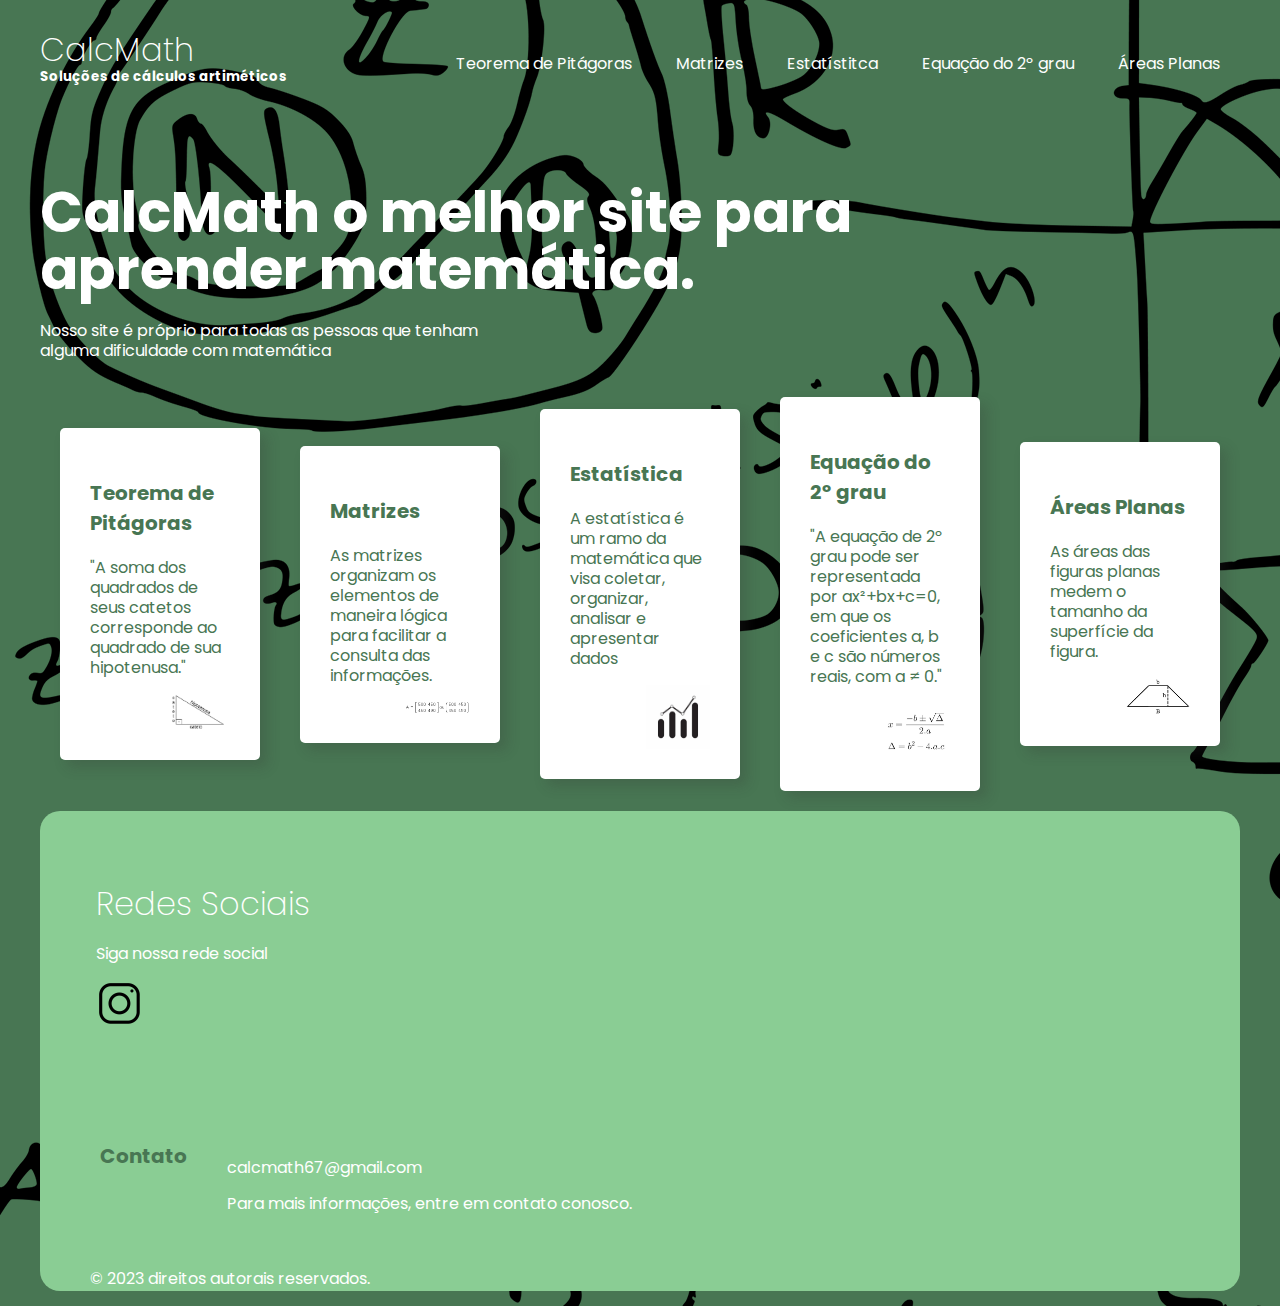
<file: index.html>
<!DOCTYPE html>
<html lang="pt-br">
<head>
    <meta charset="UTF-8">
    <meta http-equiv="X-UA-Compatible" content="IE=edge">
    <meta name="viewport" content="width=device-width, initial-scale=1.0">
    <link rel="stylesheet" href="css/style.css">
    <link rel="preconnect" href="https://fonts.googleapis.com">
<link rel="preconnect" href="https://fonts.gstatic.com" crossorigin>
<link href="https://fonts.googleapis.com/css2?family=Poppins:wght@300&display=swap" rel="stylesheet">
    <title>CalcMath</title>
</head>
<body background="img/pngwing.com.png">
    <header>
        <div id="title">
            <h1>CalcMath</h1>
            <h5>Soluções de cálculos artiméticos </h5>
        </div>

        <ul>
            <a href="teo.pi.html"><li>Teorema de Pitágoras</li></a>
            <a href="matriz.html"><li>Matrizes</li></a>
            <a href="estatistica.html"><li>Estatístitca</li></a>
            <a href="equa.html"><li>Equação do 2º grau</li></a>
            <a href="areaspla.html"><li>Áreas Planas</li></a>
        </ul>
    </header>
      
    <main>
        <aside>
            <h2><span>CalcMath o melhor site para</span></h2>
            <h2> aprender matemática.</h2>
            <p>
            Nosso site é próprio para todas as pessoas que tenham alguma dificuldade com matemática
            </p>
        
        </aside>

    </main>

    <div class="row">
        <div class="card green">
          <h3>Teorema de Pitágoras</h3>
          <p>"A soma dos quadrados de seus catetos corresponde ao quadrado de sua hipotenusa."</p>
          <img class="image" src="img/trianguloretanguloteoremadepitagoras.png" alt="teo" />
        </div>
   
        <div class="card blue">
          <h3>Matrizes</h3>
          <p>As matrizes organizam os elementos de maneira lógica para facilitar a consulta das informações.</p>
          <img class="image" src="img/matriz.png" alt="matr" />
        </div>
   
        <div class="card red">
          <h3>Estatística</h3>
          <p>A estatística é um ramo da matemática que visa coletar, organizar, analisar e apresentar dados</p>
          <img class="image" src="img/estat.png" alt="estat" />
        </div>

        <div class="card yellow">
            <h3>Equação do 2º grau</h3>
            <p>"A equação de 2º grau pode ser representada por ax²+bx+c=0, em que os coeficientes a, b e c são números reais, com a ≠ 0."</p>
            <img class="image" src="img/Equacao-do-segundo-grau.png" alt="equa" />
          </div>

          <div class="card white">
            <h3>Áreas Planas</h3>
            <p>As áreas das figuras planas medem o tamanho da superfície da figura.</p> 
            <img class="image" src="img/Areas-de-Figuras-Planas-Trapezio.png" alt="" />
          </div>
      </div>


    <footer>
      <div id="footer_content">
      <div id="footer_contatos">
        <h1>Redes Sociais</h1>
      <p>Siga nossa rede social</p>
      <div class="social_media">
      <a href="https://instagram.com/calc__math?igshid=MzNlNGNkZWQ4Mg=="  class="footer_link">
        <img src="img/logo-ig-png-32463.png" alt="insta" id="instagram" width="50px" height="50px">
      </a>
      </div>

      </div>
      </div>

      <div class="footer_list">
        <ul>
          <li>
           <h3>Contato</h3><br>
           <li>
         <p>calcmath67@gmail.com</p>
         <p>Para mais informações, entre em contato conosco.</p>
           </li>
          </li>
           </ul>
     
      </div>
      
      <div id="footer_copyright">
      &#169
      2023 direitos autorais reservados.
      </div>
    </footer>
    






</body>
</html>
</file>
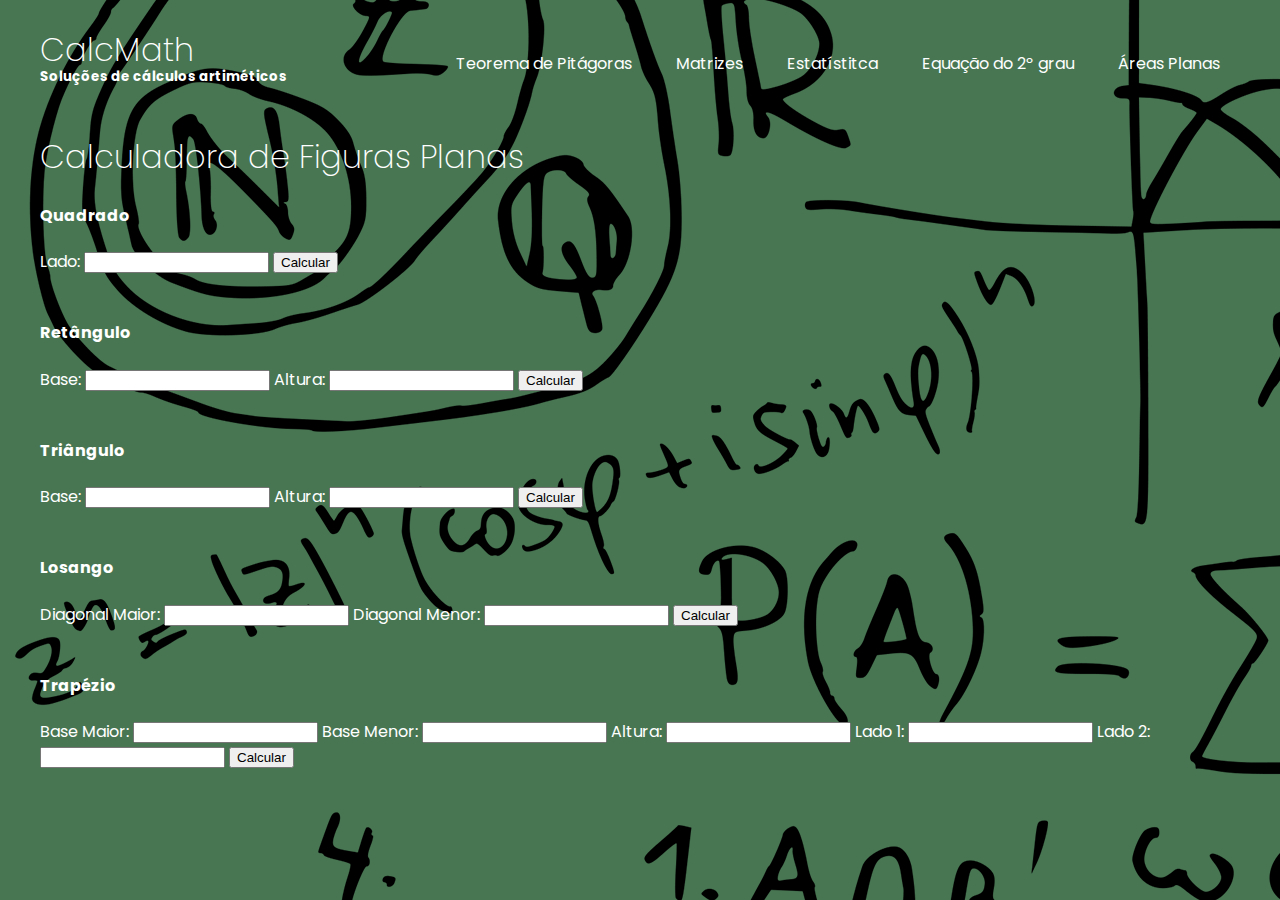
<file: areaspla.html>
<!DOCTYPE html>
<html lang="pt-br">
<head>
    <meta charset="UTF-8">
    <meta name="viewport" content="width=device-width, initial-scale=1.0">
    <link rel="stylesheet" href="css2/styles.css">
    <link rel="preconnect" href="https://fonts.gstatic.com" crossorigin>
<link href="https://fonts.googleapis.com/css2?family=Poppins:wght@300&display=swap" rel="stylesheet">
    <title>Áreas Planas</title>
</head>
<body background="img/pngwing.com.png">
        <header>
          <div id="title">
              <h1>CalcMath</h1>
              <h5>Soluções de cálculos artiméticos </h5>
          </div>
      
          <ul>
              <a href="teo.pi.html"><li>Teorema de Pitágoras</li></a>
              <a href="matriz.html"><li>Matrizes</li></a>
              <a href="estatistica.html"><li>Estatístitca</li></a>
              <a href="equa.html"><li>Equação do 2º grau</li></a>
              <a href="areaspla.html"><li>Áreas Planas</li></a>
          </ul>
      </header>

      <script>
      
        function calcularQuadrado() {
          var lado = parseFloat(document.getElementById("ladoQuadrado").value);
    
          var area = lado * lado;
          var perimetro = 4 * lado;
    
          exibirResultado("Quadrado", area, perimetro);
        }
    
    
        function calcularTriangulo() {
          var base = parseFloat(document.getElementById("baseTriangulo").value);
          var altura = parseFloat(document.getElementById("alturaTriangulo").value);
    
          var area = (base * altura) / 2;
          var perimetro = base * 3;
    
          exibirResultado("Triângulo", area, perimetro);
        }
    
        function exibirResultado(figura, area, perimetro) {
          var resultadoElement = document.getElementById("resultado");
          resultadoElement.innerHTML = "";
    
          var figuraLabel = document.createElement("p");
          figuraLabel.classList.add("result-label");
          figuraLabel.textContent = "Figura: " + figura;
    
          var areaLabel = document.createElement("p");
          areaLabel.classList.add("result-label");
          areaLabel.textContent = "Área: " + area.toFixed(2);
    
          var perimetroLabel = document.createElement("p");
          perimetroLabel.classList.add("result-label");
          perimetroLabel.textContent = "Perímetro: " + perimetro.toFixed(2);
    
          resultadoElement.appendChild(figuraLabel);
          resultadoElement.appendChild(areaLabel);
          resultadoElement.appendChild(perimetroLabel);
        }
    
    
        function calcularRetangulo() {
          var base = parseFloat(document.getElementById("baseRetangulo").value);
          var altura = parseFloat(document.getElementById("alturaRetangulo").value);
    
          var area = base * altura;
          var perimetro = 2 * (base + altura);
    
          exibirResultado("Retângulo", area, perimetro);
        }
    
    
        function calcularLosango() {
          var diagonalMaior = parseFloat(document.getElementById("diagonalMaiorLosango").value);
          var diagonalMenor = parseFloat(document.getElementById("diagonalMenorLosango").value);
    
          var area = (diagonalMaior * diagonalMenor) / 2;
          var perimetro = 4 * Math.sqrt((diagonalMaior * diagonalMaior + diagonalMenor * diagonalMenor) / 4);
    
          exibirResultado("Losango", area, perimetro);
        }
    
    
        function calcularTrapezio() {
          var baseMaior = parseFloat(document.getElementById("baseMaiorTrapezio").value);
          var baseMenor = parseFloat(document.getElementById("baseMenorTrapezio").value);
          var altura = parseFloat(document.getElementById("alturaTrapezio").value);
          var lado1 = parseFloat(document.getElementById("lado1Trapezio").value);
          var lado2 = parseFloat(document.getElementById("lado2Trapezio").value);
    
          var area = ((baseMaior + baseMenor) * altura) / 2;
          var perimetro = baseMaior + baseMenor + lado1 + lado2;
    
          exibirResultado("Trapézio", area, perimetro);
        }
    
        function exibirResultado(figura, area, perimetro) {
          var resultadoElement = document.getElementById("resultado");
          resultadoElement.innerHTML = "";
    
          var figuraLabel = document.createElement("p");
          figuraLabel.classList.add("result-label");
          figuraLabel.textContent = "Figura: " + figura;
    
          var areaLabel = document.createElement("p");
          areaLabel.classList.add("result-label");
          areaLabel.textContent = "Área: " + area.toFixed(2);
    
          var perimetroLabel = document.createElement("p");
          perimetroLabel.classList.add("result-label");
          perimetroLabel.textContent = "Perímetro: " + perimetro.toFixed(2);
    
          resultadoElement.appendChild(figuraLabel);
          resultadoElement.appendChild(areaLabel);
          resultadoElement.appendChild(perimetroLabel);
        }
     
      </script>
    
      <div class="container">
        <h1>Calculadora de Figuras Planas</h1>
    
        <h4>Quadrado</h4>
        <label for="ladoQuadrado" class="input-label">Lado:</label>
        <input type="number" id="ladoQuadrado">
        <button onclick="calcularQuadrado()">Calcular</button>
<br>

<br><h4>Retângulo</h4>
    <label for="baseRetangulo" class="input-label">Base:</label>
    <input type="number" id="baseRetangulo">
    <label for="alturaRetangulo" class="input-label">Altura:</label>
    <input type="number" id="alturaRetangulo">
    <button onclick="calcularRetangulo()">Calcular</button>
    <br>
    
    <br><h4>Triângulo</h4>
    <label for="baseTriangulo" class="input-label">Base:</label>
    <input type="number" id="baseTriangulo">
    <label for="alturaTriangulo" class="input-label">Altura:</label>
    <input type="number" id="alturaTriangulo">
    <button onclick="calcularTriangulo()">Calcular</button>
<br>

   <br> <h4>Losango</h4>
    <label for="diagonalMaiorLosango" class="input-label">Diagonal Maior:</label>
    <input type="number" id="diagonalMaiorLosango">
    <label for="diagonalMenorLosango" class="input-label">Diagonal Menor:</label>
    <input type="number" id="diagonalMenorLosango">
    <button onclick="calcularLosango()">Calcular</button>
<br>

   <br><h4>Trapézio</h4>
    <label for="baseMaiorTrapezio" class="input-label">Base Maior:</label>
    <input type="number" id="baseMaiorTrapezio">
    <label for="baseMenorTrapezio" class="input-label">Base Menor:</label>
    <input type="number" id="baseMenorTrapezio">
    <label for="alturaTrapezio" class="input-label">Altura:</label>
    <input type="number" id="alturaTrapezio">
    <label for="lado1Trapezio" class="input-label">Lado 1:</label>
    <input type="number" id="lado1Trapezio">
    <label for="lado2Trapezio" class="input-label">Lado 2:</label>
    <input type="number" id="lado2Trapezio">
    <button onclick="calcularTrapezio()">Calcular</button>

    <div id="resultado"></div>

</body>
</html>
</file>
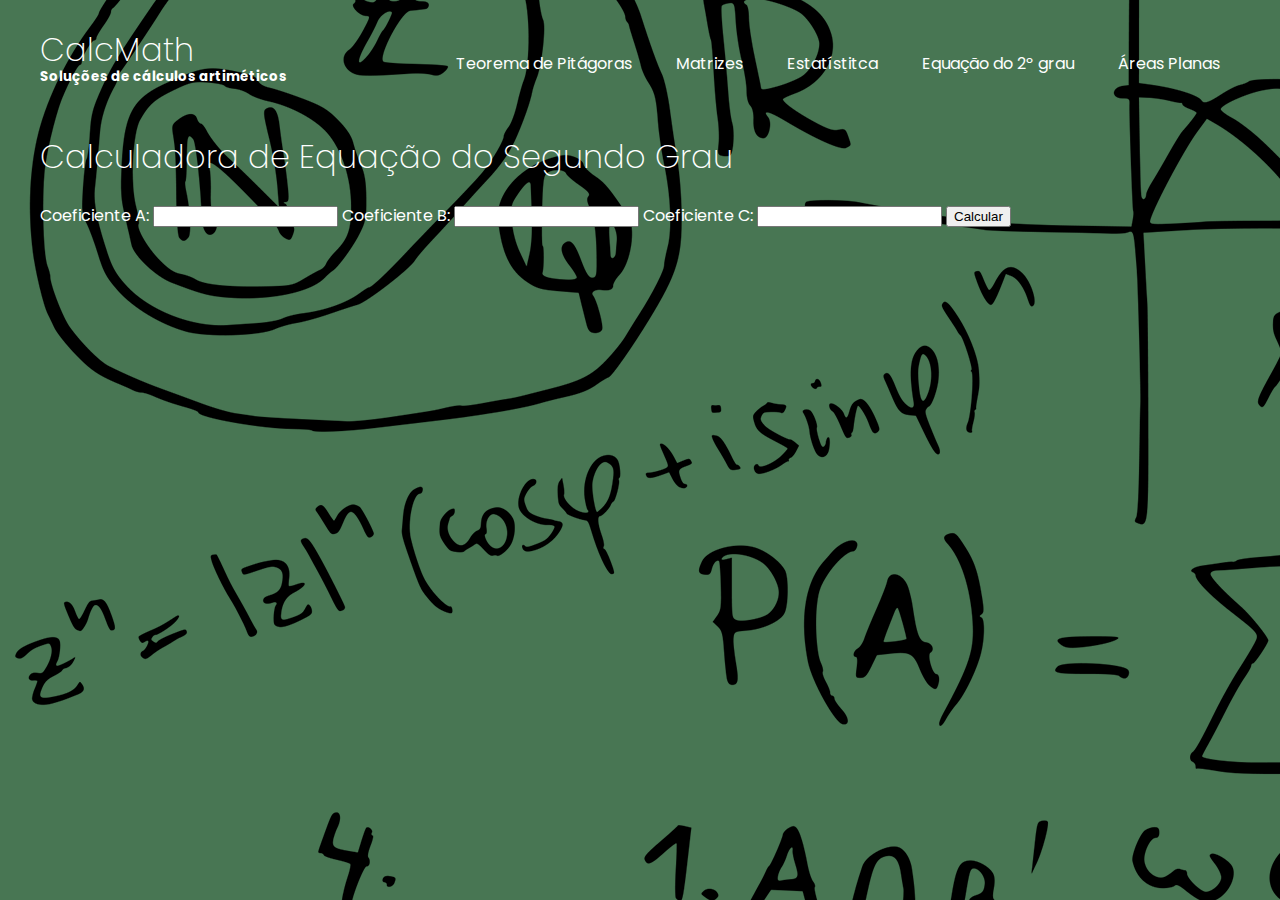
<file: equa.html>
<!DOCTYPE html>
<html lang="pt-br">
<head>
    <meta charset="UTF-8">
    <meta name="viewport" content="width=device-width, initial-scale=1.0">
    <link rel="stylesheet" href="css2/styles.css">
    <link rel="preconnect" href="https://fonts.gstatic.com" crossorigin>
<link href="https://fonts.googleapis.com/css2?family=Poppins:wght@300&display=swap" rel="stylesheet">
    <title>Equação do 2º grau</title>
</head>
<body background="img/pngwing.com.png">
        <header>
          <div id="title">
              <h1>CalcMath</h1>
              <h5>Soluções de cálculos artiméticos </h5>
          </div>
      
          <ul>
              <a href="teo.pi.html"><li>Teorema de Pitágoras</li></a>
              <a href="matriz.html"><li>Matrizes</li></a>
              <a href="estatistica.html"><li>Estatístitca</li></a>
              <a href="equa.html"><li>Equação do 2º grau</li></a>
              <a href="areaspla.html"><li>Áreas Planas</li></a>
          </ul>
      </header>
      <script>
        function resolverEquacao() {
          var a = parseFloat(document.getElementById("coeficienteA").value);
          var b = parseFloat(document.getElementById("coeficienteB").value);
          var c = parseFloat(document.getElementById("coeficienteC").value);
    
          var discriminante = b * b - 4 * a * c;
          var solucao1, solucao2;
    
          if (discriminante > 0) {
            solucao1 = (-b + Math.sqrt(discriminante)) / (2 * a);
            solucao2 = (-b - Math.sqrt(discriminante)) / (2 * a);
            exibirResultado("Duas raízes reais diferentes: x1 = " + solucao1.toFixed(2) + ", x2 = " + solucao2.toFixed(2));
          } else if (discriminante === 0) {
            solucao1 = -b / (2 * a);
            exibirResultado("Uma raiz real: x = " + solucao1.toFixed(2));
          } else {
            exibirResultado("Não existem raízes reais.");
          }
        }
    
        function exibirResultado(resultado) {
          var resultadoElement = document.getElementById("resultado");
          resultadoElement.innerHTML = "";
    
          var resultadoLabel = document.createElement("p");
          resultadoLabel.classList.add("result-label");
          resultadoLabel.textContent = resultado;
    
          resultadoElement.appendChild(resultadoLabel);
        }
      </script>
    </head>
    
    
      <div class="container">
        <h1>Calculadora de Equação do Segundo Grau</h1>
        <label for="coeficienteA" class="input-label">Coeficiente A:</label>
        <input type="number" id="coeficienteA">
        <label for="coeficienteB" class="input-label">Coeficiente B:</label>
        <input type="number" id="coeficienteB">
        <label for="coeficienteC" class="input-label">Coeficiente C:</label>
        <input type="number" id="coeficienteC">
        <button onclick="resolverEquacao()">Calcular</button>
        <div id="resultado"></div>
      </div>

</body>
</html>
</file>
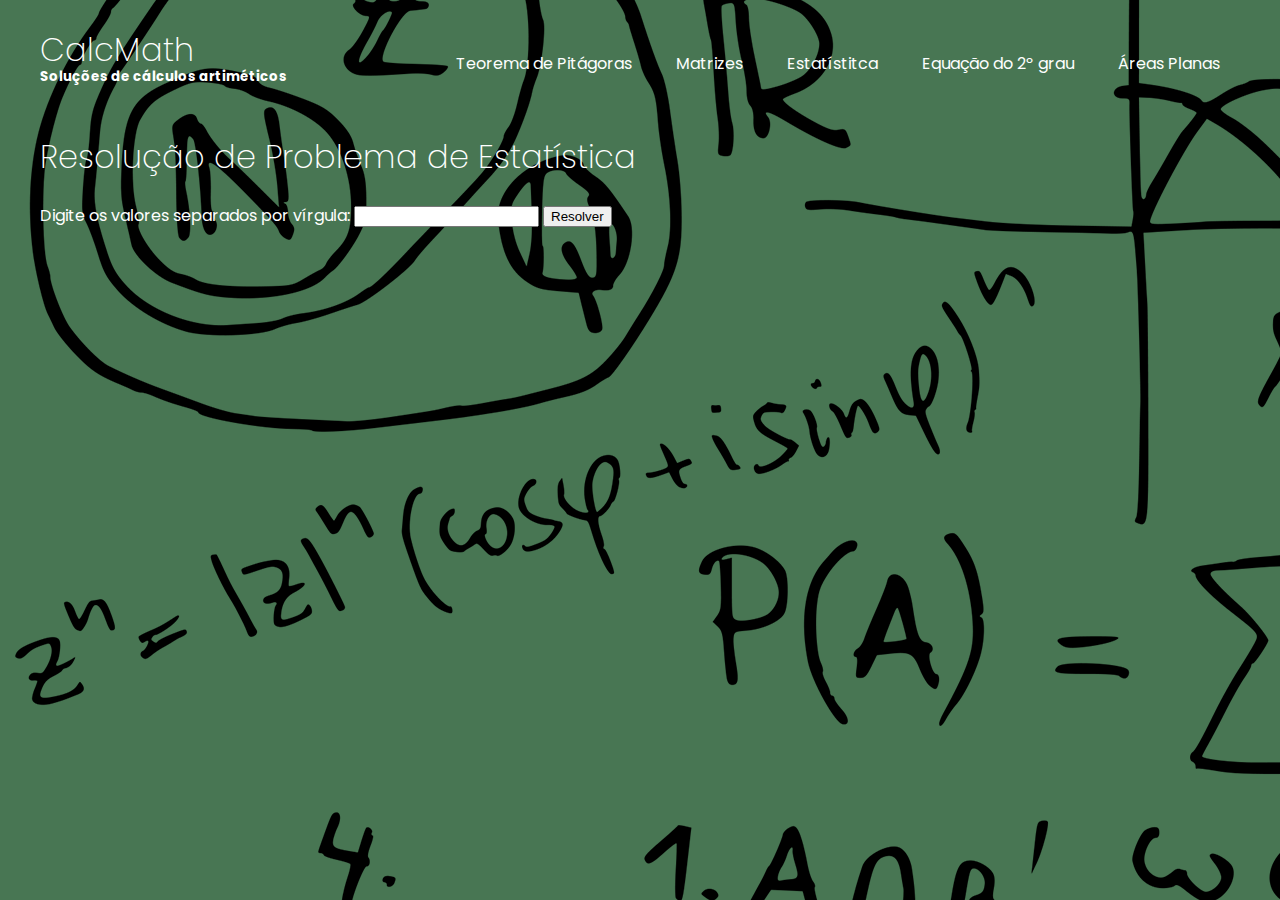
<file: estatistica.html>
<!DOCTYPE html>
<html lang="pt-br">
<head>
    <meta charset="UTF-8">
    <meta name="viewport" content="width=device-width, initial-scale=1.0">
    <link rel="stylesheet" href="css2/styles.css">
    <link rel="preconnect" href="https://fonts.gstatic.com" crossorigin>
<link href="https://fonts.googleapis.com/css2?family=Poppins:wght@300&display=swap" rel="stylesheet">
    <title>Estatística</title>
</head>
<body background="img/pngwing.com.png">
        <header>
          <div id="title">
              <h1>CalcMath</h1>
              <h5>Soluções de cálculos artiméticos </h5>
          </div>
      
          <ul>
              <a href="teo.pi.html"><li>Teorema de Pitágoras</li></a>
              <a href="matriz.html"><li>Matrizes</li></a>
              <a href="estatistica.html"><li>Estatístitca</li></a>
              <a href="equa.html"><li>Equação do 2º grau</li></a>
              <a href="areaspla.html"><li>Áreas Planas</li></a>
          </ul>
      </header>
      <script>
    function resolverProblema() {
        var valores = document.getElementById("valores").value;
        var valoresArray = valores.split(",").map(Number);
  
        var soma = valoresArray.reduce((total, valor) => total + valor, 0);
        var media = soma / valoresArray.length;
  
        var diferencaQuadrados = valoresArray.map(valor => Math.pow(valor - media, 2));
        var somaDiferencaQuadrados = diferencaQuadrados.reduce((total, valor) => total + valor, 0);
        var variancia = somaDiferencaQuadrados / valoresArray.length;
        var desvioPadrao = Math.sqrt(variancia);
  
        exibirResultado(media, variancia, desvioPadrao);
      }
  
      function exibirResultado(media, variancia, desvioPadrao) {
        var resultadoContainer = document.getElementById("resultado-container");
        resultadoContainer.innerHTML = "";
  
        var mediaLabel = document.createElement("p");
        mediaLabel.classList.add("result-label");
        mediaLabel.textContent = "Média: " + media.toFixed(2);
  
        var varianciaLabel = document.createElement("p");
        varianciaLabel.classList.add("result-label");
        varianciaLabel.textContent = "Variância: " + variancia.toFixed(2);
  
        var desvioPadraoLabel = document.createElement("p");
        desvioPadraoLabel.classList.add("result-label");
        desvioPadraoLabel.textContent = "Desvio Padrão: " + desvioPadrao.toFixed(2);
  
        resultadoContainer.appendChild(mediaLabel);
        resultadoContainer.appendChild(varianciaLabel);
        resultadoContainer.appendChild(desvioPadraoLabel);
      }
    </script>

    <div class="container">
      <h1>Resolução de Problema de Estatística</h1>
      <label for="valores" class="input-label">Digite os valores separados por vírgula:</label>
      <input type="text" id="valores">
      <button onclick="resolverProblema()">Resolver</button>
      <div id="resultado-container" class="result-container"></div>




</body>
</html>
</file>
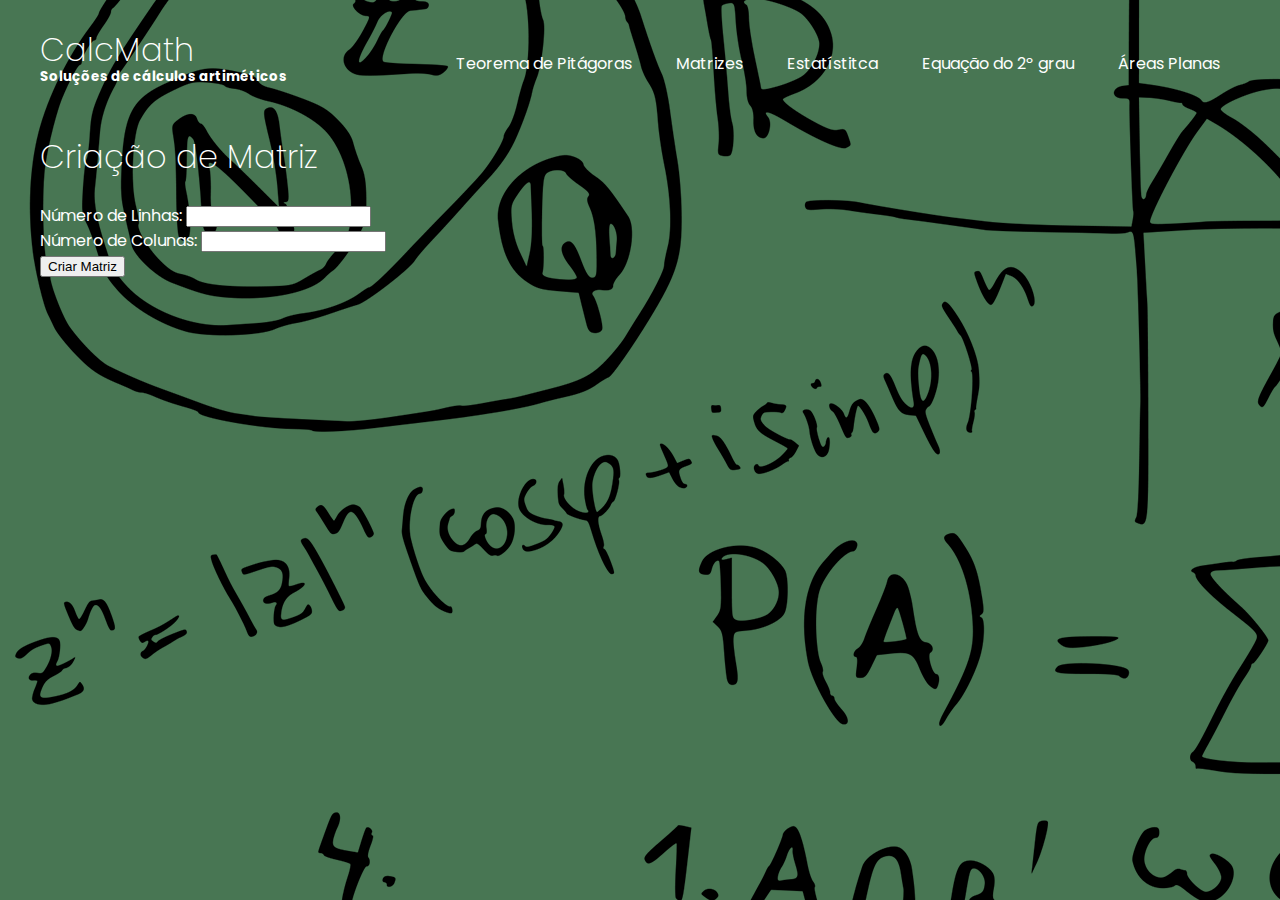
<file: matriz.html>
<!DOCTYPE html>
<html lang="pt-br">
<head>
    <meta charset="UTF-8">
    <meta name="viewport" content="width=device-width, initial-scale=1.0">
    <link rel="stylesheet" href="css2/styles.css">
    <link rel="preconnect" href="https://fonts.gstatic.com" crossorigin>
<link href="https://fonts.googleapis.com/css2?family=Poppins:wght@300&display=swap" rel="stylesheet">
    <title>Matrizes</title>
</head>
<body background="img/pngwing.com.png">
        <header>
          <div id="title">
              <h1>CalcMath</h1>
              <h5>Soluções de cálculos artiméticos </h5>
          </div>
      
          <ul>
              <a href="teo.pi.html"><li>Teorema de Pitágoras</li></a>
              <a href="matriz.html"><li>Matrizes</li></a>
              <a href="estatistica.html"><li>Estatístitca</li></a>
              <a href="equa.html"><li>Equação do 2º grau</li></a>
              <a href="areaspla.html"><li>Áreas Planas</li></a>
          </ul>
      </header>

    <script>
        function criarMatriz() {
      var numLinhas = parseInt(document.getElementById("numLinhas").value);
      var numColunas = parseInt(document.getElementById("numColunas").value);

      var matriz = [];

      for (var i = 0; i < numLinhas; i++) {
        var linha = [];
        for (var j = 0; j < numColunas; j++) {
          var elemento = Math.floor(Math.random() * 100) + 1; // Preenche com números inteiros de 1 a 100
          linha.push(elemento);
        }
        matriz.push(linha);
      }

      exibirMatriz(matriz);
    }

    function exibirMatriz(matriz) {
      var resultado = document.getElementById("resultado");
      resultado.innerHTML = "";

      for (var i = 0; i < matriz.length; i++) {
        var linha = matriz[i];
        var linhaHTML = "<p>";
        for (var j = 0; j < linha.length; j++) {
          linhaHTML += linha[j] + " ";
        }
        linhaHTML += "</p>";
        resultado.innerHTML += linhaHTML;
      }
    }
    </script>

<div class="h1">
    <h1>Criação de Matriz</h1>
    </div>
    
    <div class="matriz">
    <label for="numLinhas">Número de Linhas:</label>
    <input type="number" id="numLinhas">
    <br>
    
    <label for="numColunas">Número de Colunas:</label>
    <input type="number" id="numColunas">
    <br>
    <button id="botao" onclick="criarMatriz()">Criar Matriz</button>
    <br>
    <div id="resultado">
</body>
</html>
</file>
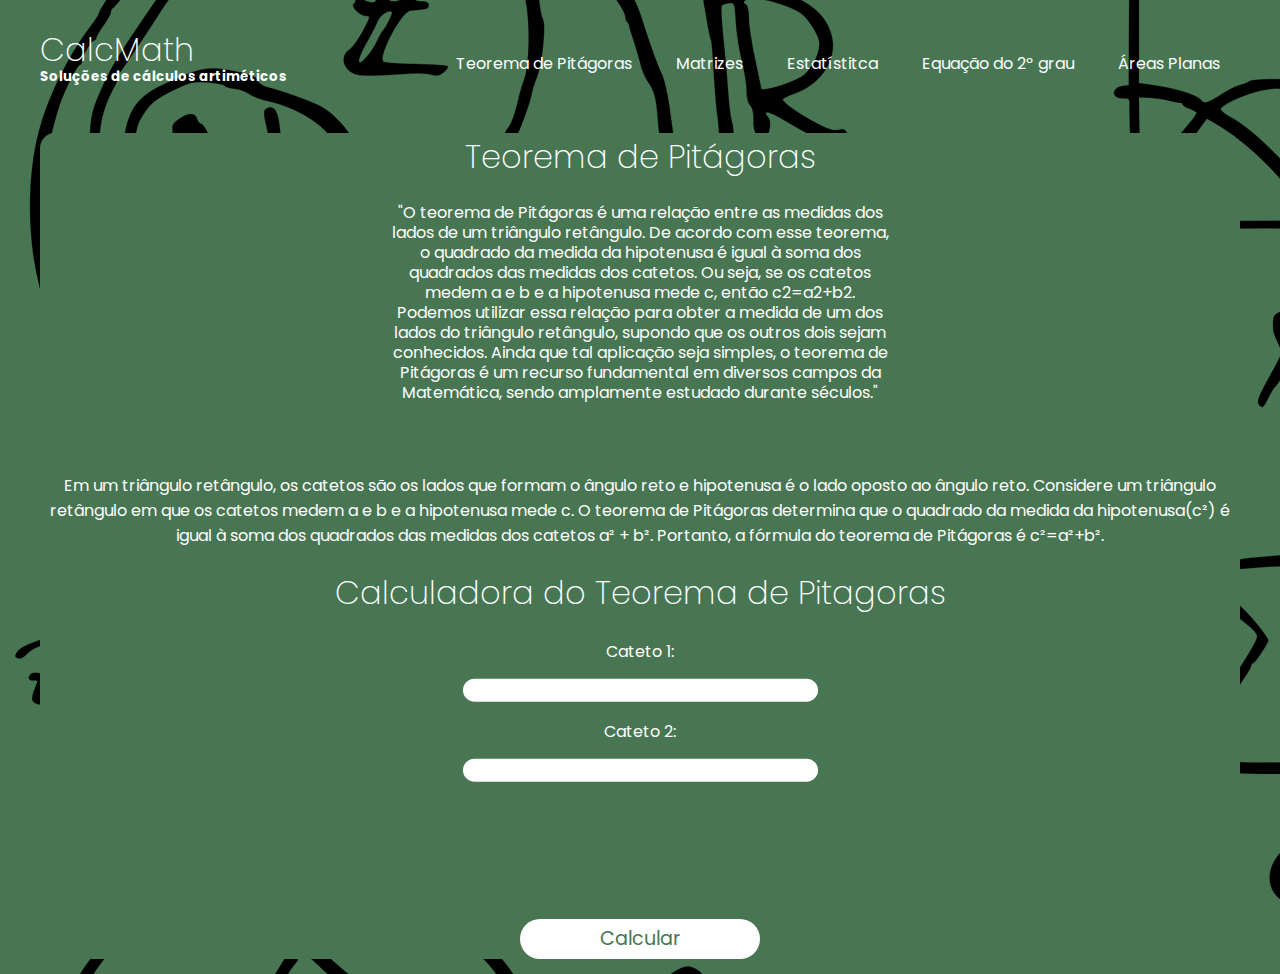
<file: teo.pi.html>
<!DOCTYPE html>
<html lang="pt-br">
<head>
    <meta charset="UTF-8">
    <meta name="viewport" content="width=device-width, initial-scale=1.0">
    <link rel="stylesheet" href="css2/styles.css">
    <link rel="preconnect" href="https://fonts.gstatic.com" crossorigin>
<link href="https://fonts.googleapis.com/css2?family=Poppins:wght@300&display=swap" rel="stylesheet">
  <link rel="stylesheet" href="css2/teo.css">
    <title>Teorema de Pitágoras</title>
</head>
<body background="img/pngwing.com.png">
  <header>
    <div id="title">
        <h1>CalcMath</h1>
        <h5>Soluções de cálculos artiméticos </h5>
    </div>

    <ul>
        <a href="teo.pi.html"><li>Teorema de Pitágoras</li></a>
        <a href="matriz.html"><li>Matrizes</li></a>
        <a href="estatistica.html"><li>Estatístitca</li></a>
        <a href="equa.html"><li>Equação do 2º grau</li></a>
        <a href="areaspla.html"><li>Áreas Planas</li></a>
    </ul>
</header>

<script>
  
    function calcularHipotenusa() {
      var cateto1 = parseFloat(document.getElementById("cateto1").value);
      var cateto2 = parseFloat(document.getElementById("cateto2").value);

      var hipotenusa = Math.sqrt(cateto1 * cateto1 + cateto2 * cateto2);

      exibirResultado(hipotenusa);
    }

    function exibirResultado(hipotenusa) {
      var resultadoElement = document.getElementById("resultado");
      resultadoElement.innerHTML = "";

      var resultLabel = document.createElement("p");
      resultLabel.classList.add("result-label");
      resultLabel.textContent = "Hipotenusa: " + hipotenusa.toFixed(2);

      resultadoElement.appendChild(resultLabel);
    }
  
</script>

<div class="container">
  <h1>Teorema de Pitágoras</h1>
  <p>"O teorema de Pitágoras é uma relação entre as medidas dos lados de um triângulo retângulo. De acordo com esse teorema, o quadrado da medida da hipotenusa é igual à soma dos quadrados das medidas dos catetos. Ou seja, se os catetos medem a e b e a hipotenusa mede c, então c2=a2+b2.
    Podemos utilizar essa relação para obter a medida de um dos lados do triângulo retângulo, supondo que os outros dois sejam conhecidos. Ainda que tal aplicação seja simples, o teorema de Pitágoras é um recurso fundamental em diversos campos da Matemática, sendo amplamente estudado durante séculos."

    <h3>Fórmula do teorema de Pitágoras</h3>
Em um triângulo retângulo, os catetos são os lados que formam o ângulo reto e hipotenusa é o lado oposto ao ângulo reto. Considere um triângulo retângulo em que os catetos medem a e b e a hipotenusa mede c. O teorema de Pitágoras determina que o quadrado da medida da hipotenusa(c²) é igual à soma dos quadrados das medidas dos catetos a² + b². Portanto, a fórmula do teorema de Pitágoras é c²=a²+b².

  </p>
  <h1>Calculadora do Teorema de Pitagoras</h1>
  <label for="cateto1" class="input-label">Cateto 1:</label>
<div class="input">
  <input type="number" id="cateto1">
</div>

<label for="cateto2" class="input-label">Cateto 2:</label>
<div class="input">
  <input type="number" id="cateto2">
</div>

<div id="btn">
  <button onclick="calcularHipotenusa()">Calcular</button>
</div>
  <div id="resultado"></div>
</div>

</div>
</body>
</html>
</file>
<file: css/style.css>
body{
    background-color: rgb(72, 118, 83);
    color: white;
    font-family: 'Poppins', sans-serif;
    max-width: 1200px;
    margin: 0 auto;
    padding: 15px;
    
    
}

header{
    display: flex;
    flex-direction: row;
    justify-content: space-between;
    align-items: center;
}

#title{
    flex-direction: column;
    line-height: 5px;
}

li{
    display: inline-block;
    margin: 20px;
}

a{
    color: rgb(253, 254, 254);
}

a:hover{
    color: rgb(138, 205, 148);
    transition: 0.3s all;
}

h1{
    font-weight: 200;
}

main{
    display: flex;
    flex-direction: row;
    margin-top: 50px;
}

h2, h4{
    font-size: 56px;
    line-height: 10px;
    font-family: 'Poppins', sans-serif
    
}

span{
    color: rgb(255, 255, 255);
}

p{
    line-height: 20px;
    max-width: 500px;
    font-family: 'Poppins', sans-serif;
}



h3{
    color: rgb(72, 118, 83);
    font-size: 20px;
}



  .row {
    display: flex;
    justify-content: center;
    align-items: center;
  }

  .card {
    border-radius: 5px;
    box-shadow: 7px 7px 13px 0px rgba(50, 50, 50, 0.22);
    padding: 30px;
    margin: 20px;
    width: 400px;
    transition: all 0.3s ease-out;
    background-color: #ffffff;
  }

  .card:hover {
    transform: translateY(-5px);
    cursor: pointer;
  }
   
  .card p {
    color: rgb(72, 118, 83);
    font-size: 16px;
  }
   
  .image {
    float: right;
    max-width: 64px;
    max-height: 64px;
  }


.container{
   background-color:rgb(138, 205, 148);
   border-radius: 15px;
   color:rgb(72, 118, 83);
   margin: auto;
}

footer{
    width: 100%;
    color: var(--color-neutral-40);
    background-color: rgb(138, 205, 148);
    border-radius: 20px;
}

#footer_content{
    background-color: var(--color-neutral-10);
    display: grid;
    grid-template-columns: repeat(4, 1fr);
    padding: 3rem 3.5rem;
}

#footer_contatos h1 {
   margin-bottom: 0.75rem;
}

#footer_social_media{
    display: flex;
    gap: 2rem;
    margin-top: 1.5rem;
    border-radius: 20px;
}

#footer_list{
    display: flex;
    flex-direction: row;
    justify-content: space-between;
    align-items: center;
}

#footer_social_media .footer_link{
    height: 2.5rem;
    width: 2.5rem;
    color: var(--color-neutral-40);
    border-radius: 20px;
}

#instagram{
    background: transparent;
    left: 30px;
}

#footer_copyright{
    margin-left: 50px;
}
</file>
<file: css2/styles.css>
body{
    background-color: rgb(72, 118, 83);
    color: white;
    font-family: 'Poppins', sans-serif;
    max-width: 1200px;
    margin: 0 auto;
    padding: 15px;
    
    
}

header{
    display: flex;
    flex-direction: row;
    justify-content: space-between;
    align-items: center;
}

#title{
    flex-direction: column;
    line-height: 5px;
}

li{
    display: inline-block;
    margin: 20px;
}

a{
    color: rgb(253, 254, 254);
}

a:hover{
    color: rgb(138, 205, 148);
    transition: 0.3s all;
}

h1{
    font-weight: 200;
    font-family:  'Poppins', sans-serif;;
}

main{
    display: flex;
    flex-direction: row;
    margin-top: 50px;
}

h2{
    font-size: 56px;
    line-height: 10px;
    font-family: 'Poppins', sans-serif;
    
}

span{
    color: rgb(255, 255, 255);
}

p{
    line-height: 20px;
    max-width: 500px;
    font-family: 'Poppins', sans-serif;
}



h3{
    color: rgb(72, 118, 83);
    font-size: 20px;
}
</file>
<file: css2/teo.css>
p{
    text-align: center;
    margin: auto;
}

.container{
    background-color: rgb(72, 118, 83);
    border-radius: 15px;
    color: #ffffff;
    margin: auto;
    text-align: center;
}

.input{
    margin: 0pxn 0px 12px -5px;
    border: 10px rgb(72, 118, 83) solid;
    border-radius: 20px;
    min-width: 280px;
    padding: 5px;
    text-align: center;

}

.input input{
  width: 30%;
  border: none;
  outline: none;
  font-family: 'Poppins', sans-serif;
  transform: translateY(-10%);
  color:rgb(72, 118, 83) ;
  font-size: 11pt;
  border-radius: 20px;
  text-align: center;

}


#btn{
    margin-top: 10%;
    width: 100%;
    text-align: center;
    line-height: 20%;
}

#btn button{
    font-family: 'Poppins', sans-serif;
    background: #ffffff;
    width: 20%;
    height: 40px;
    border: none ;
    font-size: 1.2em;
    color: rgb(72, 118, 83);
    border-radius: 20px;
    outline: none;
    cursor: pointer;
}

#btn button:hover{
    background-color:rgb(72, 118, 83);
    color: #ffffff;
}

#resultado{
    text-align: center;
    background-color: #ffffff;
    color: rgb(72, 118, 83);
    border-radius: 20px;
    width: 30%;
    cursor: pointer;
    outline: none;
    border: none;
    margin: auto;
}
</file>
